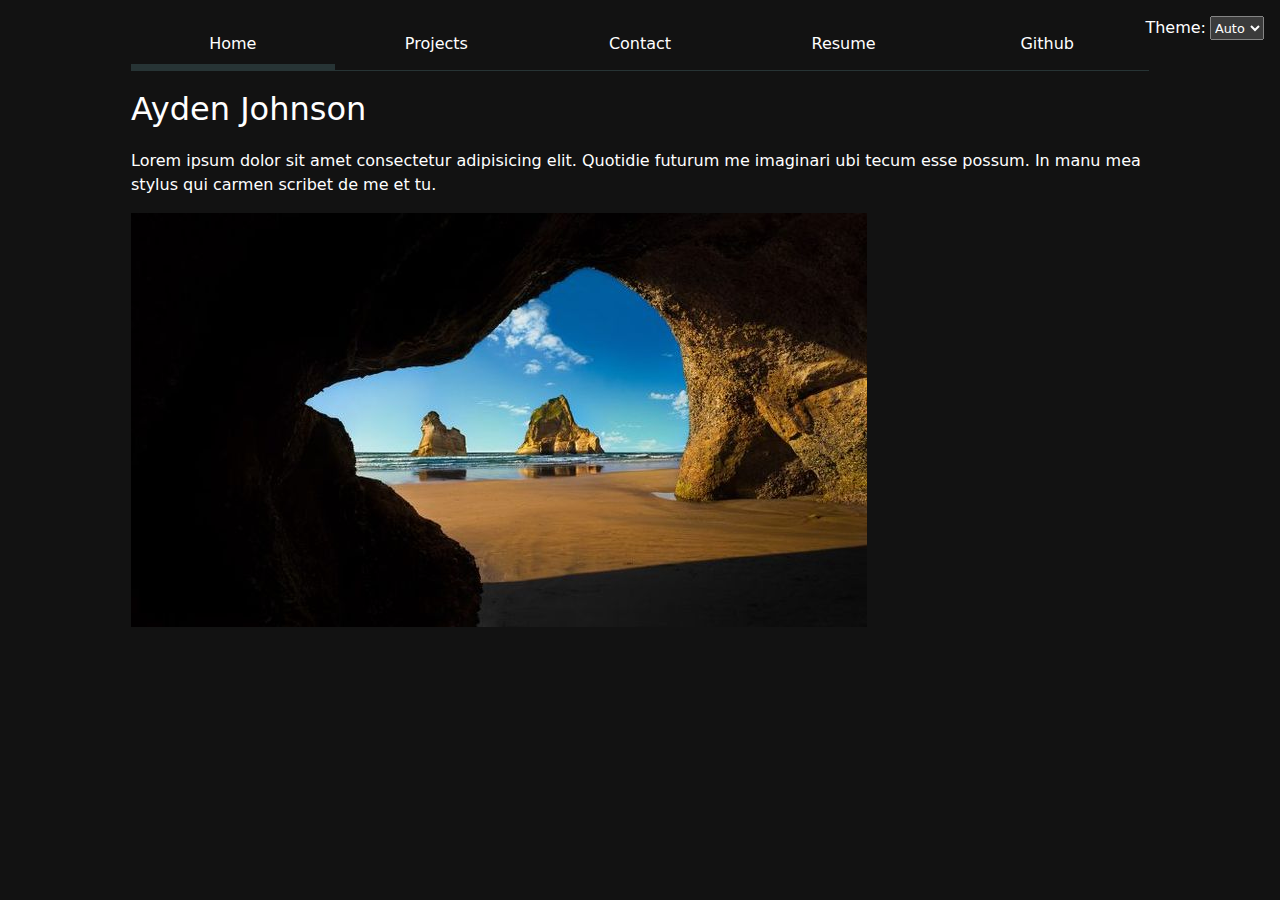
<file: index.html>
<!DOCTYPE html>
<html lang="en" class="home">
<head>
    <meta charset="UTF-8">
    <meta name="viewport" content="width=device-width, initial-scale=1.0">
    <title>Ayden Johnson: Personal site and 6.C35 portfolio</title>
    <link rel="stylesheet" href="style.css">
    <script type="module" src="global.js"></script>
</head>
<body>

    <h1>Ayden Johnson</h1>
    <p>Lorem ipsum dolor sit amet consectetur adipisicing elit. Quotidie futurum me imaginari ubi tecum esse possum. In manu mea stylus qui carmen scribet de me et tu.</p>
    <img src="images/Windows Beach Background.jpg" alt="A rock formation on a beach">
</body>
</html>
</file>
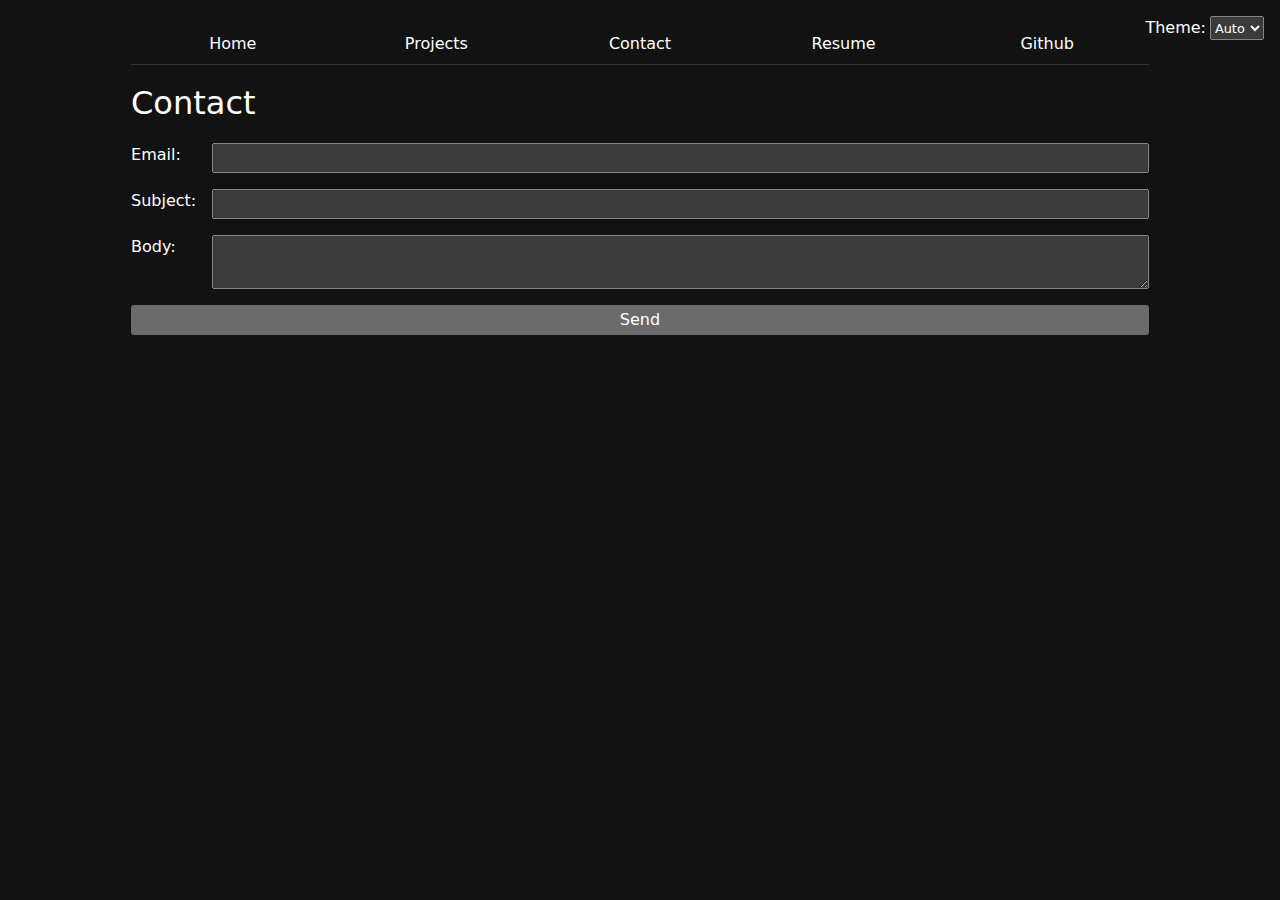
<file: contact/index.html>
<!DOCTYPE html>
<html lang="en">
<head>
    <meta charset="UTF-8">
    <meta name="viewport" content="width=device-width, initial-scale=1.0">
    <title>Contact - Ayden Johnson: Personal site and 6.C35 portfolio</title>
    <link rel="stylesheet" href="../style.css">
    <script type="module" src="../global.js"></script>
</head>
<body>

    <h1>Contact</h1>
    <form action="mailto:bup@mit.edu" method="GET">
        <label>Email:<input name="email" type="email"></label>
        <label>Subject:<input name="subject"></label>
        <label>Body:<textarea name="body"></textarea></label>
        <button>Send</button>
    </form>
</body>
</html>
</file>
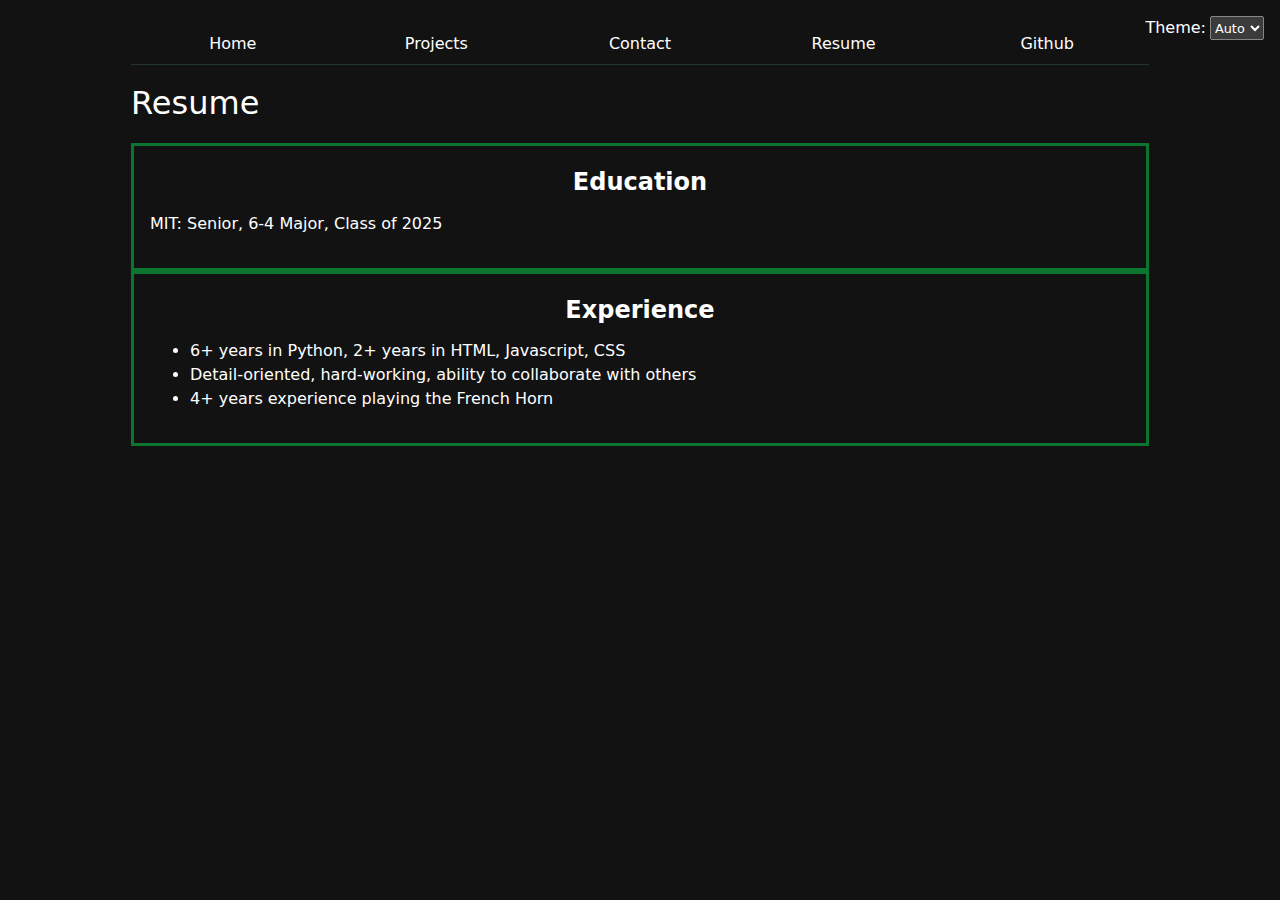
<file: resume/index.html>
<!DOCTYPE html>
<html lang="en">
<head>
    <meta charset="UTF-8">
    <meta name="viewport" content="width=device-width, initial-scale=1.0">
    <title>Resume - Ayden Johnson: Personal site and 6.C35 portfolio</title>
    <link rel="stylesheet" href="../style.css">
    <script type="module" src="../global.js"></script>
</head>
<body>

    <h1>Resume</h1>
    <section>
        <h2>Education</h2>
        <p>MIT: Senior, 6-4 Major, Class of <time datetime="2025-05-30">2025</time></p>
    </section>
    <section>
        <h2>Experience</h2>
        <ul>
            <li>6+ years in Python, 2+ years in HTML, Javascript, CSS</li>
            <li>Detail-oriented, hard-working, ability to collaborate with others</li>
            <li>4+ years experience playing the French Horn</li>
          </ul>
    </section>
</body>
</html>
</file>
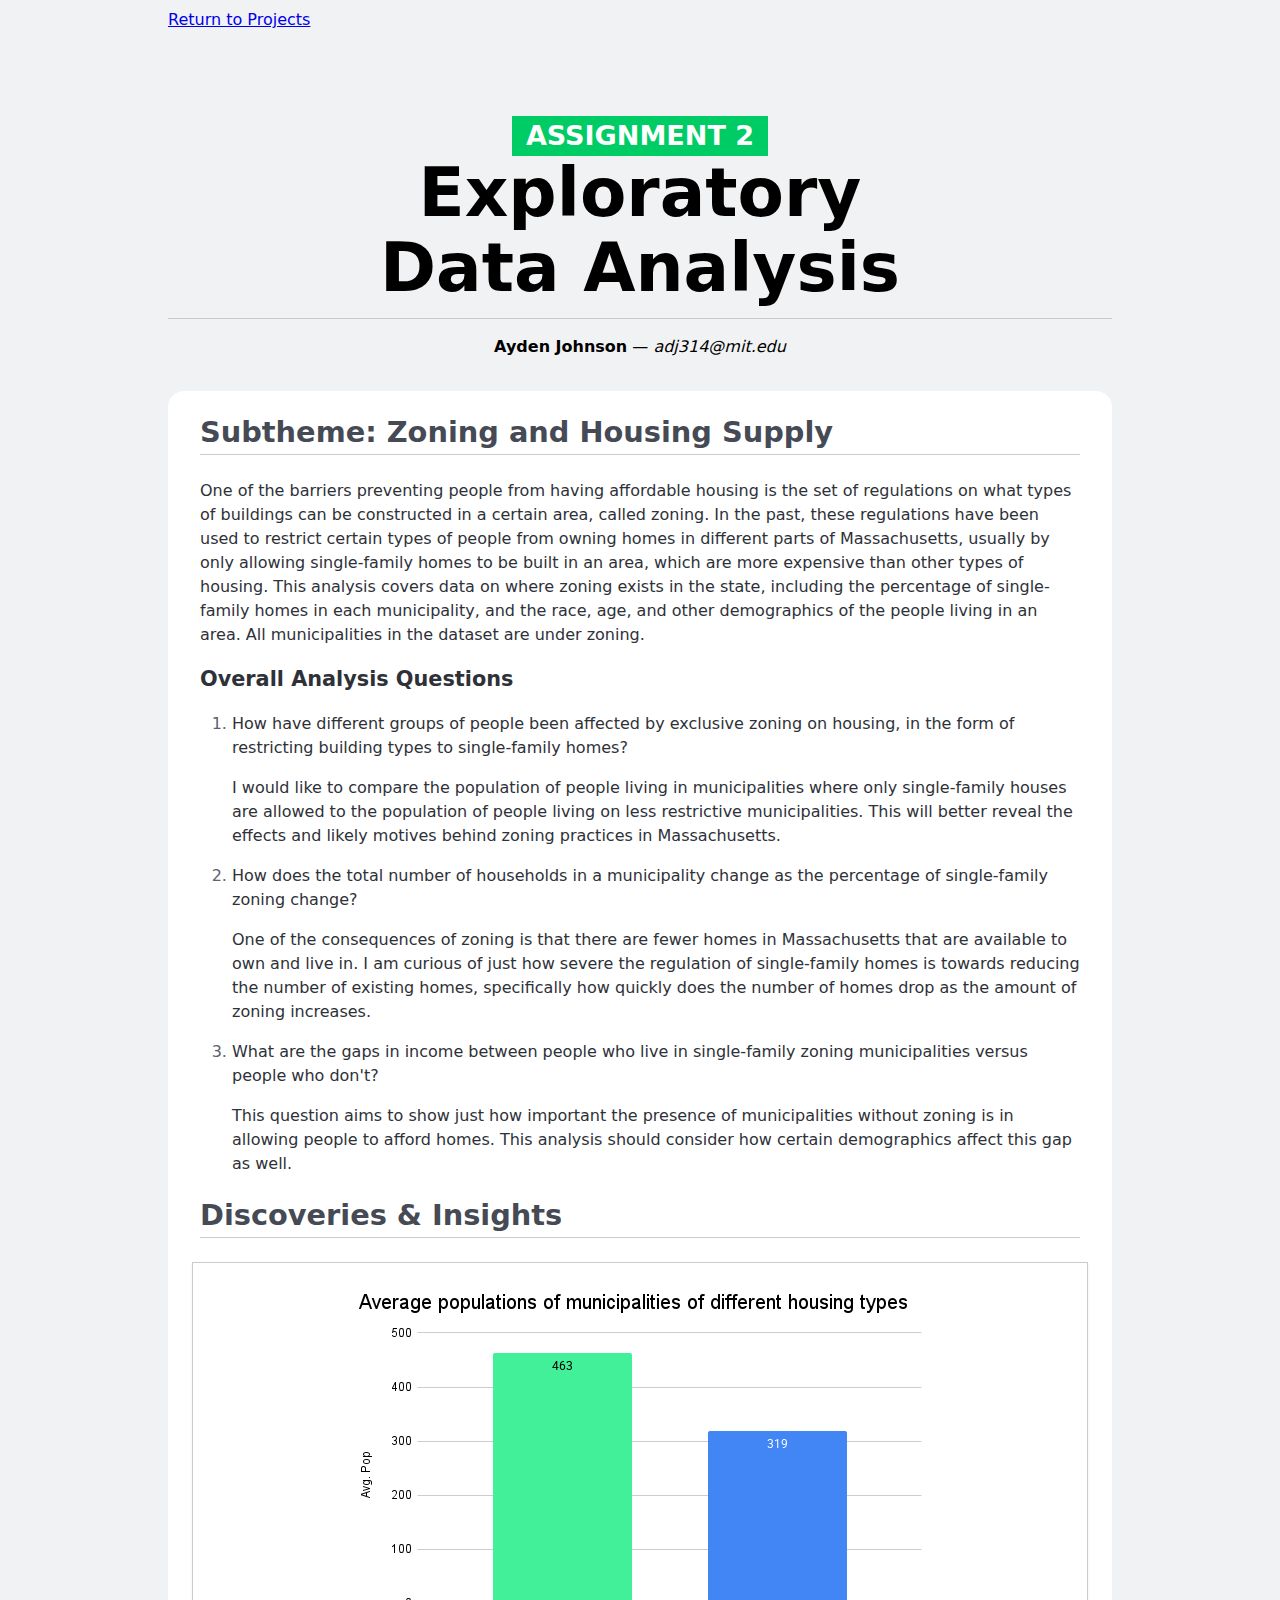
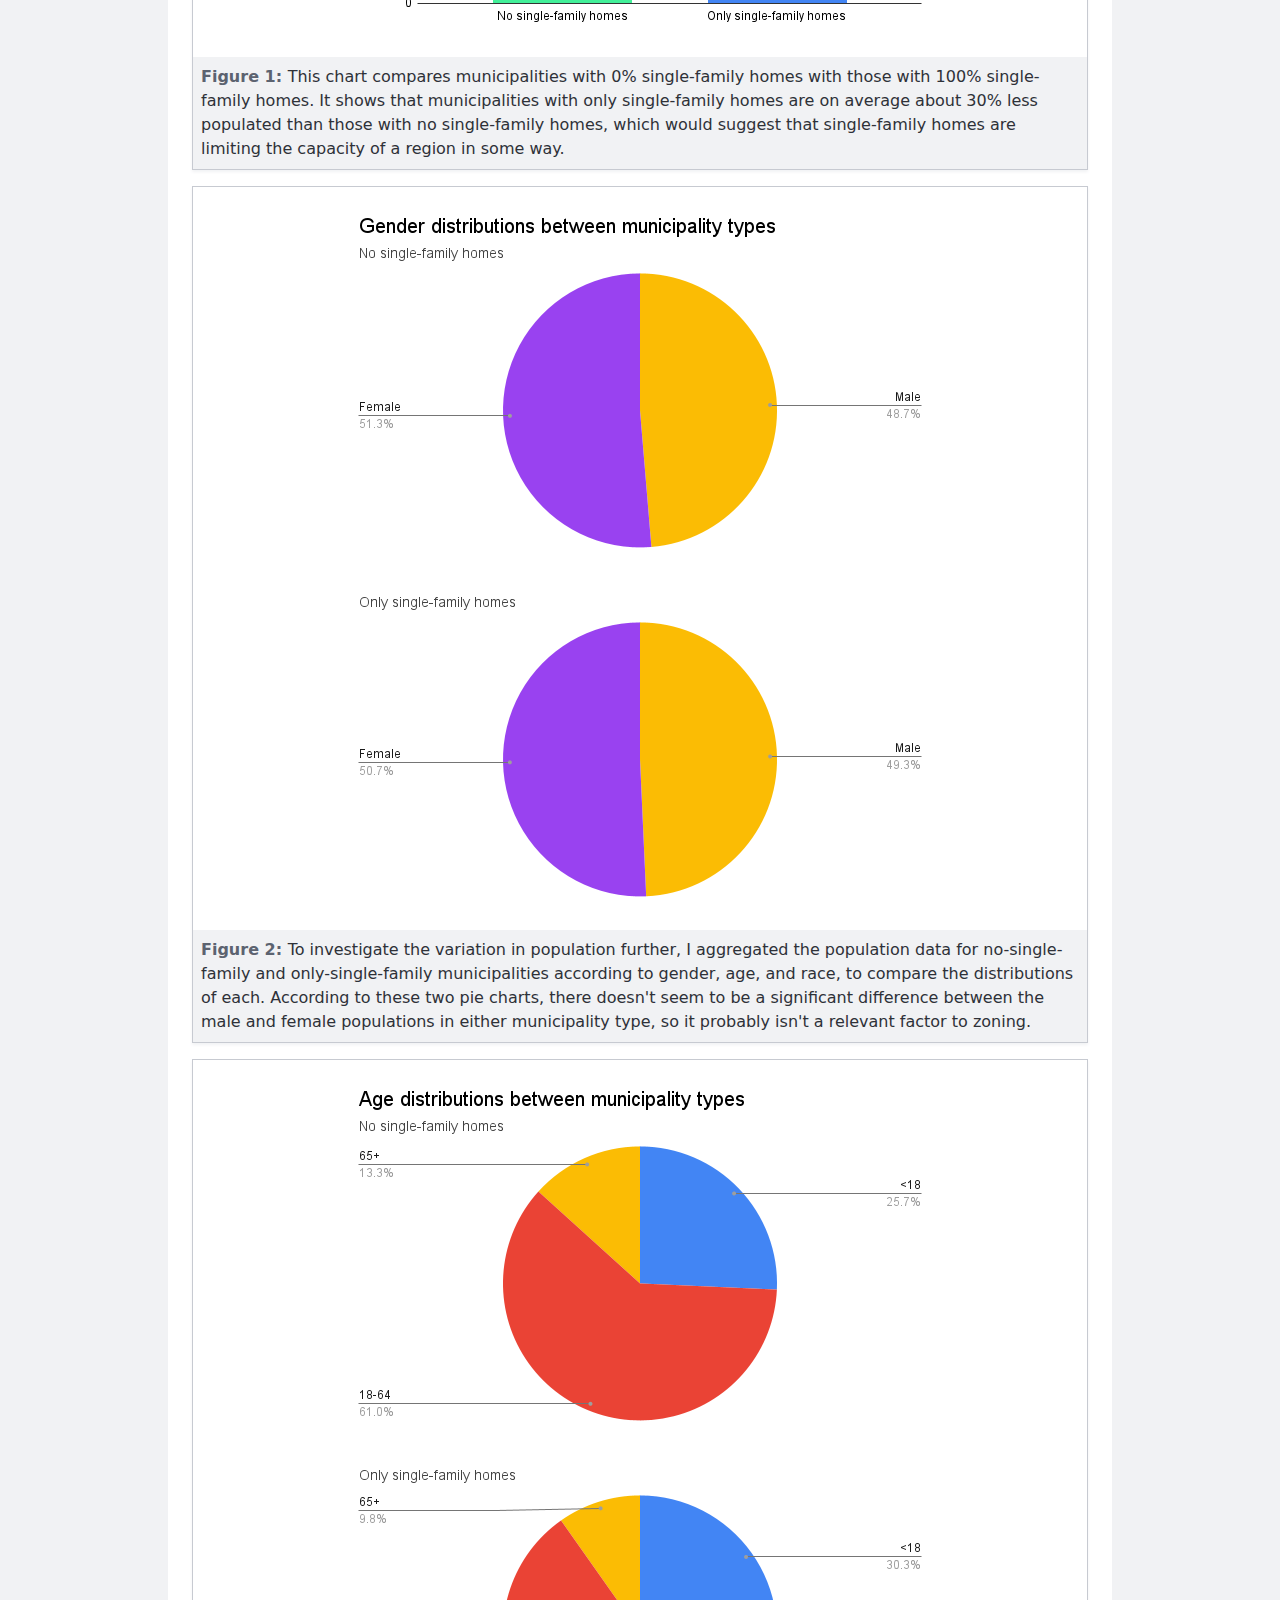
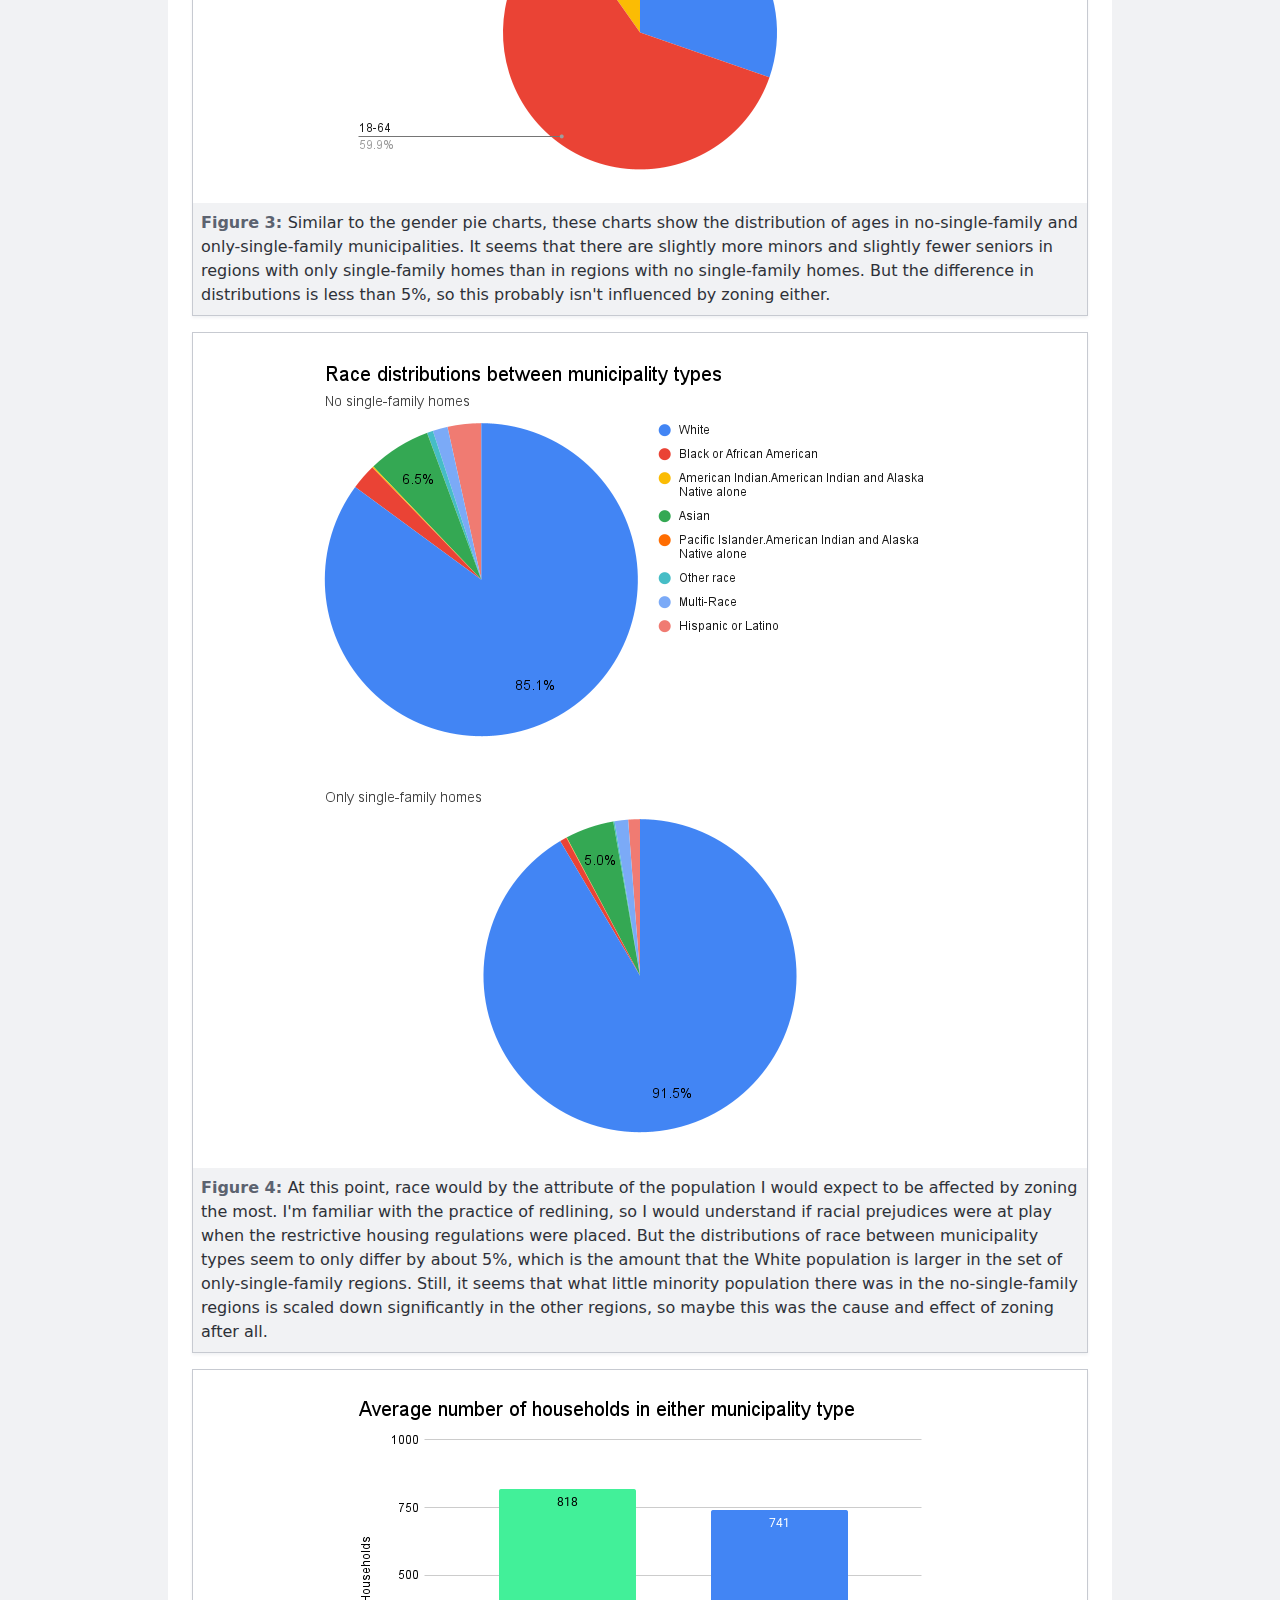
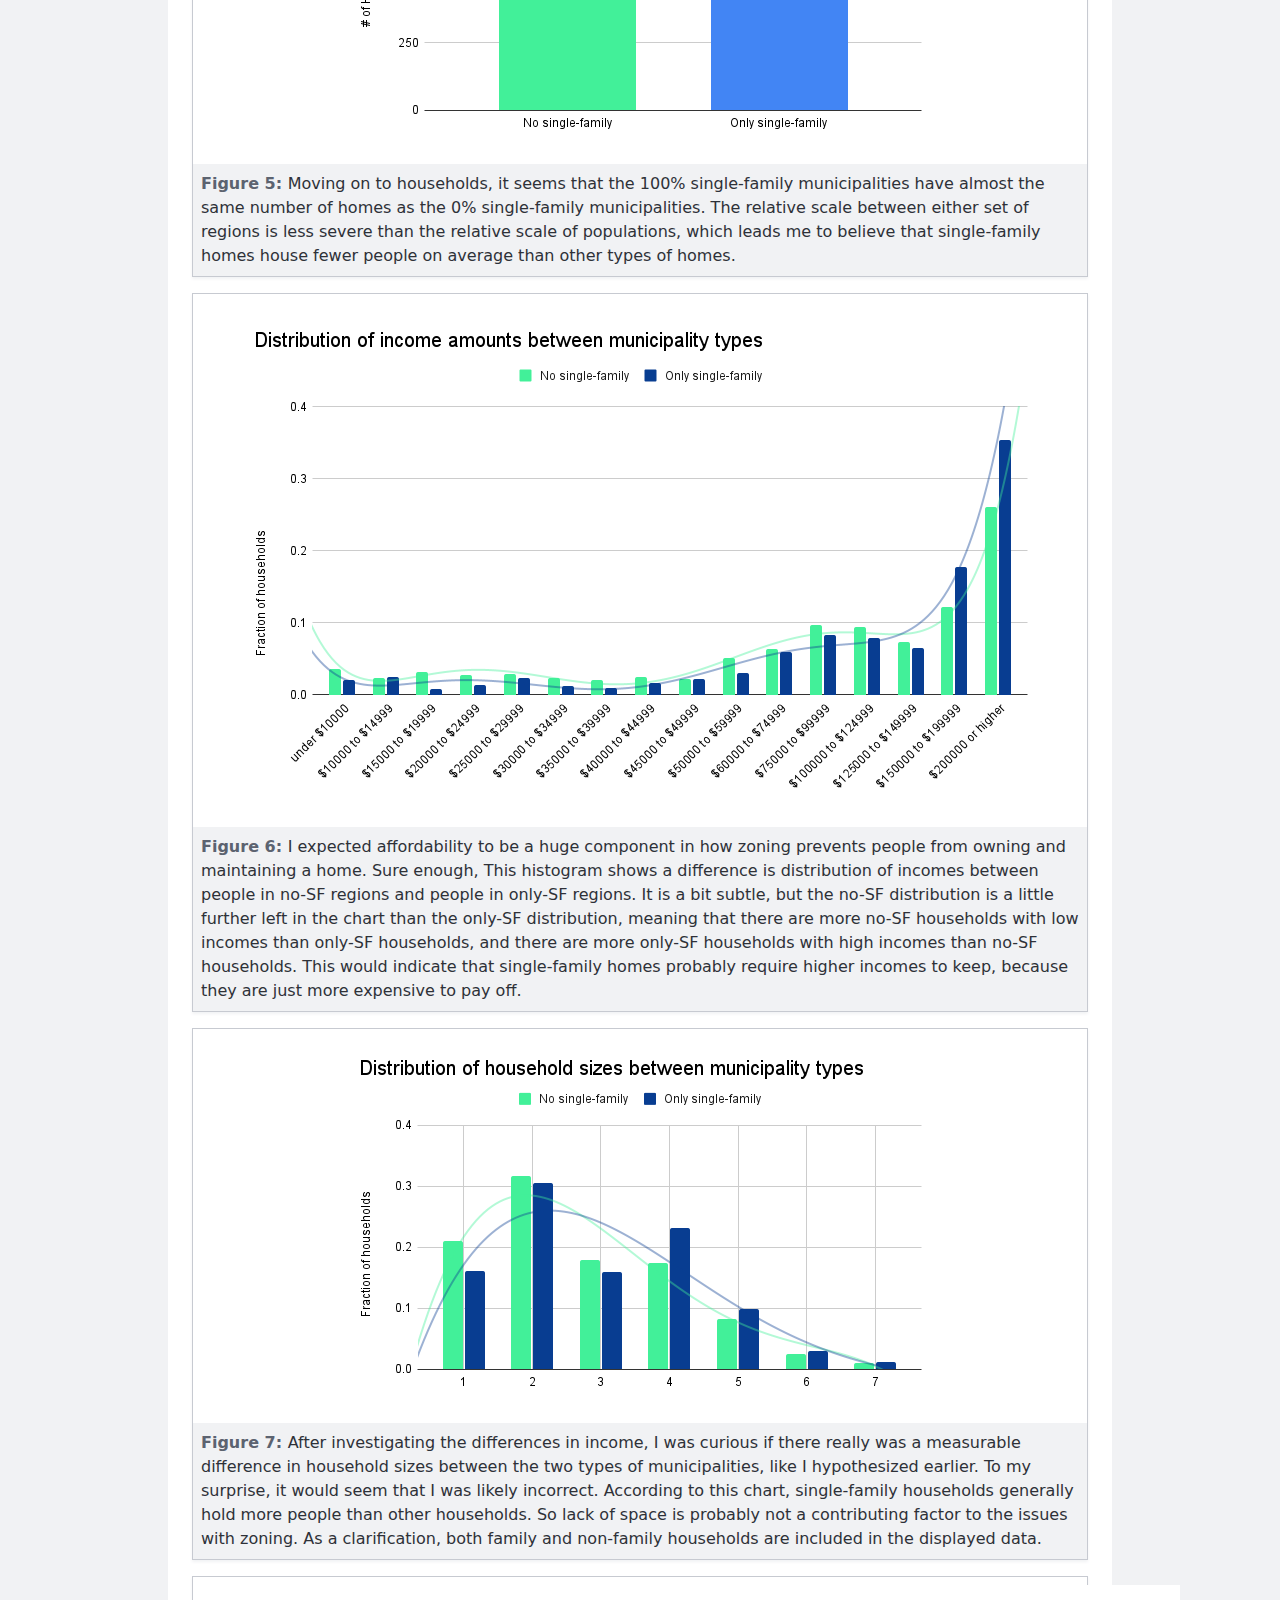
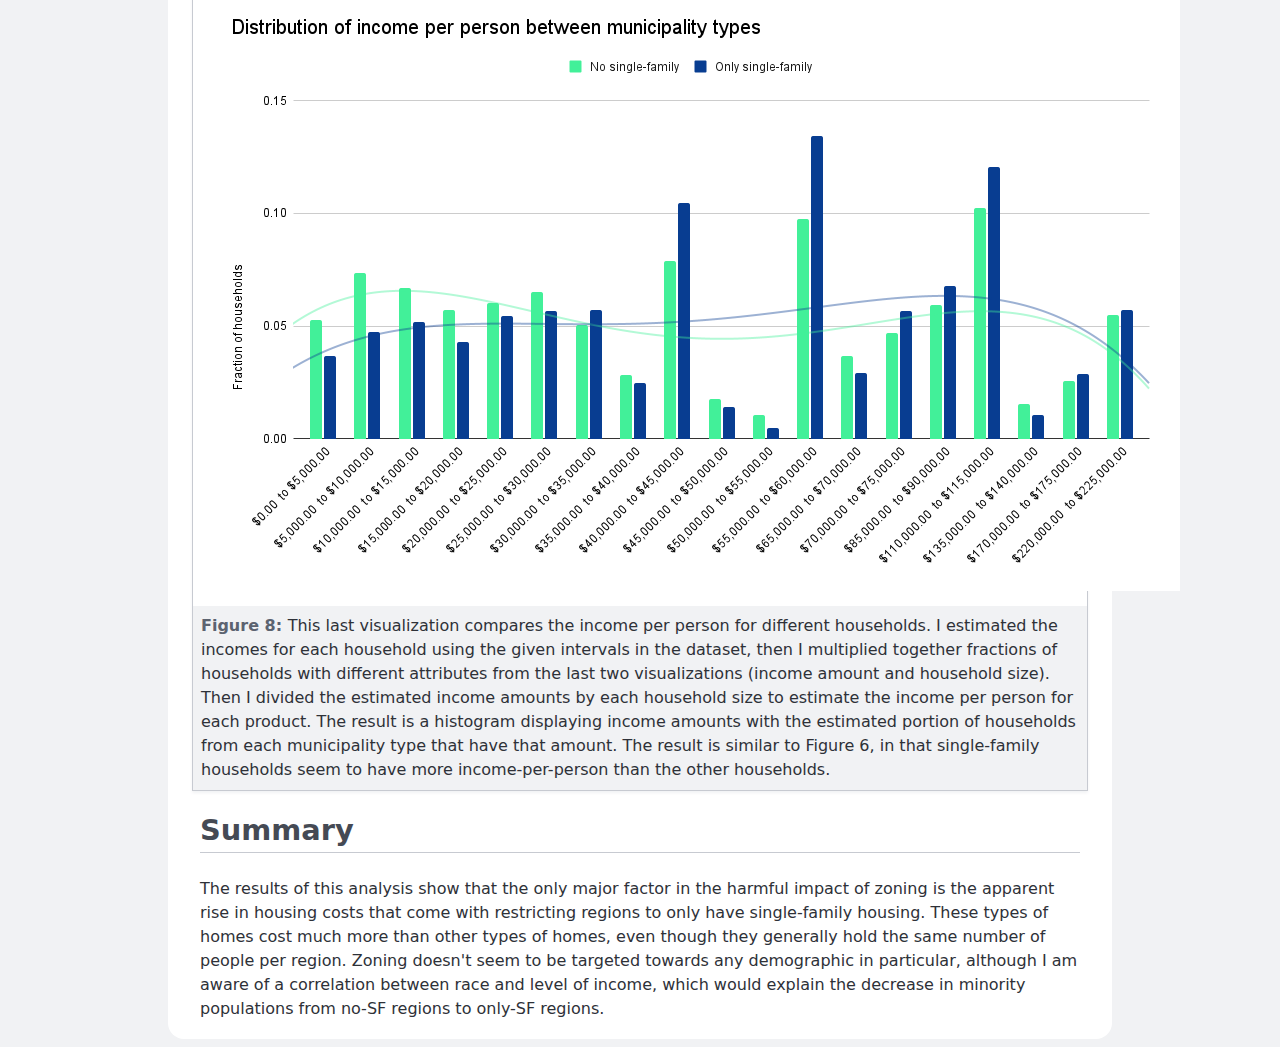
<file: Assignment_2/A2_report.html>
<!DOCTYPE HTML>
<html lang="en">
<head>
	<title>Vis & Society Assignment 2</title>
	<link rel="stylesheet" href="report.css" />
</head>

<body>
	<nav>
        <a href="../projects/">Return to Projects</a>
    </nav>
	<header>
		<h1>
			<small>Assignment 2</small>
			Exploratory Data Analysis
		</h1>

		<p>
			<strong>Ayden Johnson</strong> — <em>adj314@mit.edu</em>
		</p>
	</header>
	<main>
		<section>
			<h2>Subtheme: Zoning and Housing Supply</h2>
			<p>
				One of the barriers preventing people from having affordable housing is the set of regulations on what types of buildings can be
				constructed in a certain area, called zoning. In the past, these regulations have been used to restrict certain types of people
				from owning homes in different parts of Massachusetts, usually by only allowing single-family homes to be built in an area, which
				are more expensive than other types of housing. This analysis covers data on where zoning exists in the state, including the 
				percentage of single-family homes in each municipality, and the race, age, and other demographics of the people living in an area.
				All municipalities in the dataset are under zoning.
			</p>

			<h3>Overall Analysis Questions</h3>
			<ol>
				<li>
					How have different groups of people been affected by exclusive zoning on housing, in the form of restricting building types to
					single-family homes?
					<p>
						I would like to compare the population of people living in municipalities where only single-family houses are allowed to
						the population of people living on less restrictive municipalities. This will better reveal the effects and likely motives
						behind zoning practices in Massachusetts.
					</p>
				</li>
				<li>
					How does the total number of households in a municipality change as the percentage of single-family zoning change?
					<p>
						One of the consequences of zoning is that there are fewer homes in Massachusetts that are available to own and live in. I
						am curious of just how severe the regulation of single-family homes is towards reducing the number of existing homes,
						specifically how quickly does the number of homes drop as the amount of zoning increases.
					</p>
				</li>
				<li>
					What are the gaps in income between people who live in single-family zoning municipalities versus people who don't?
					<p>
						This question aims to show just how important the presence of municipalities without zoning is in allowing people to afford
						homes. This analysis should consider how certain demographics affect this gap as well.
					</p>
				</li>
			</ol>
		</section>

		<section>
			<h2>Discoveries & Insights</h2>
			<figure>
				<img src="images/fig1.png" alt="A bar chart with one bar labeled 'No single-family homes' with a measure of 463 people, and the
				other bar labeled 'Only single-family homes' with a measure of 319 people." />
				<figcaption>
				This chart compares municipalities with 0% single-family homes with those with 100% single-family homes. It shows that
				municipalities with only single-family homes are on average about 30% less populated than those with no single-family homes, which
				would suggest that single-family homes are limiting the capacity of a region in some way.
				</figcaption>
			</figure>

			<figure>
				<img src="images/fig2.png" alt="A pair of pie charts, labeled 'No single-family homes' and 'Only single-family homes', both with
				slices labeled 'Male' and 'Female' that are almost equally sized." />
				<figcaption>
				To investigate the variation in population further, I aggregated the population data for no-single-family and only-single-family
				municipalities according to gender, age, and race, to compare the distributions of each. According to these two pie charts, there
				doesn't seem to be a significant difference between the male and female populations in either municipality type, so it probably
				isn't a relevant factor to zoning.
				</figcaption>
			</figure>

			<figure>
				<img src="images/fig3.png" alt="A pair of pie charts, labeled 'No single-family homes' and 'Only single-family homes', both with
				slices labeled 'under 18', '18-64', and '65+'. The 'Only single-family homes' pie has a slightly larger 'under 18' slice and a
				slightly smaller '65+' slice." />
				<figcaption>
				Similar to the gender pie charts, these charts show the distribution of ages in no-single-family and only-single-family
				municipalities. It seems that there are slightly more minors and slightly fewer seniors in regions with only single-family homes
				than in regions with no single-family homes. But the difference in distributions is less than 5%, so this probably isn't influenced
				by zoning either.
				</figcaption>
			</figure>

			<figure>
				<img src="images/fig4.png" alt="A pair of pie charts, labeled 'No single-family homes' and 'Only single-family homes', both with
				slices labeled with various races. The 'Only single-family homes' pie has a slightly larger 'White' slice." />
				<figcaption>
				At this point, race would by the attribute of the population I would expect to be affected by zoning the most. I'm familiar with
				the practice of redlining, so I would understand if racial prejudices were at play when the restrictive housing regulations were
				placed. But the distributions of race between municipality types seem to only differ by about 5%, which is the amount that the White
				population is larger in the set of only-single-family regions. Still, it seems that what little minority population there was in the
				no-single-family regions is scaled down significantly in the other regions, so maybe this was the cause and effect of zoning
				after all.
				</figcaption>
			</figure>

			<figure>
				<img src="images/fig5.png" alt="A bar chart with one bar labeled 'No single-family' with a measure of 818 people, and the
				other bar labeled 'Only single-family' with a measure of 741 people." />
				<figcaption>
				Moving on to households, it seems that the 100% single-family municipalities have almost the same number of homes as the 0%
				single-family municipalities. The relative scale between either set of regions is less severe than the relative scale of
				populations, which leads me to believe that single-family homes house fewer people on average than other types of homes.
				</figcaption>
			</figure>

			<figure>
				<img src="images/fig6.png" alt="A histogram with two sets of bars labeled 'No single-family' and 'Only single-family', with
				trendlines for both sets. The bars are ordered by intervals of income amounts." />
				<figcaption>
				I expected affordability to be a huge component in how zoning prevents people from owning and maintaining a home. Sure enough, This
				histogram shows a difference is distribution of incomes between people in no-SF regions and people in only-SF regions. It is a bit
				subtle, but the no-SF distribution is a little further left in the chart than the only-SF distribution, meaning that there are more
				no-SF households with low incomes than only-SF households, and there are more only-SF households with high incomes than no-SF
				households. This would indicate that single-family homes probably require higher incomes to keep, because they are just more
				expensive to pay off.
				</figcaption>
			</figure>

			<figure>
				<img src="images/fig7.png" alt="A histogram with two sets of bars labeled 'No single-family' and 'Only single-family', with
				trendlines for both sets. The bars are ordered by household size." />
				<figcaption>
				After investigating the differences in income, I was curious if there really was a measurable difference in household sizes between
				the two types of municipalities, like I hypothesized earlier. To my surprise, it would seem that I was likely incorrect. According
				to this chart, single-family households generally hold more people than other households. So lack of space is probably not a
				contributing factor to the issues with zoning. As a clarification, both family and non-family households are included in the
				displayed data.
				</figcaption>
			</figure>

			<figure>
				<img src="images/fig8.png" alt="A histogram with two sets of bars labeled 'No single-family' and 'Only single-family', with
				trendlines for both sets. The bars are ordered by income per person." />
				<figcaption>
				This last visualization compares the income per person for different households. I estimated the incomes for each household using
				the given intervals in the dataset, then I multiplied together fractions of households with different attributes from the last two
				visualizations (income amount and household size). Then I divided the estimated income amounts by each household size to estimate
				the income per person for each product. The result is a histogram displaying income amounts with the estimated portion of
				households from each municipality type that have that amount. The result is similar to Figure 6, in that single-family households
				seem to have more income-per-person than the other households.
				</figcaption>
			</figure>

		</section>

		<section>
			<h2>Summary</h2>

			<p>
				The results of this analysis show that the only major factor in the harmful impact of zoning is the apparent rise in housing costs
				that come with restricting regions to only have single-family housing. These types of homes cost much more than other types of
				homes, even though they generally hold the same number of people per region. Zoning doesn't seem to be targeted towards any
				demographic in particular, although I am aware of a correlation between race and level of income, which would explain the decrease
				in minority populations from no-SF regions to only-SF regions.
			</p>
		</section>
	</main>
</body>
</html>
</file>
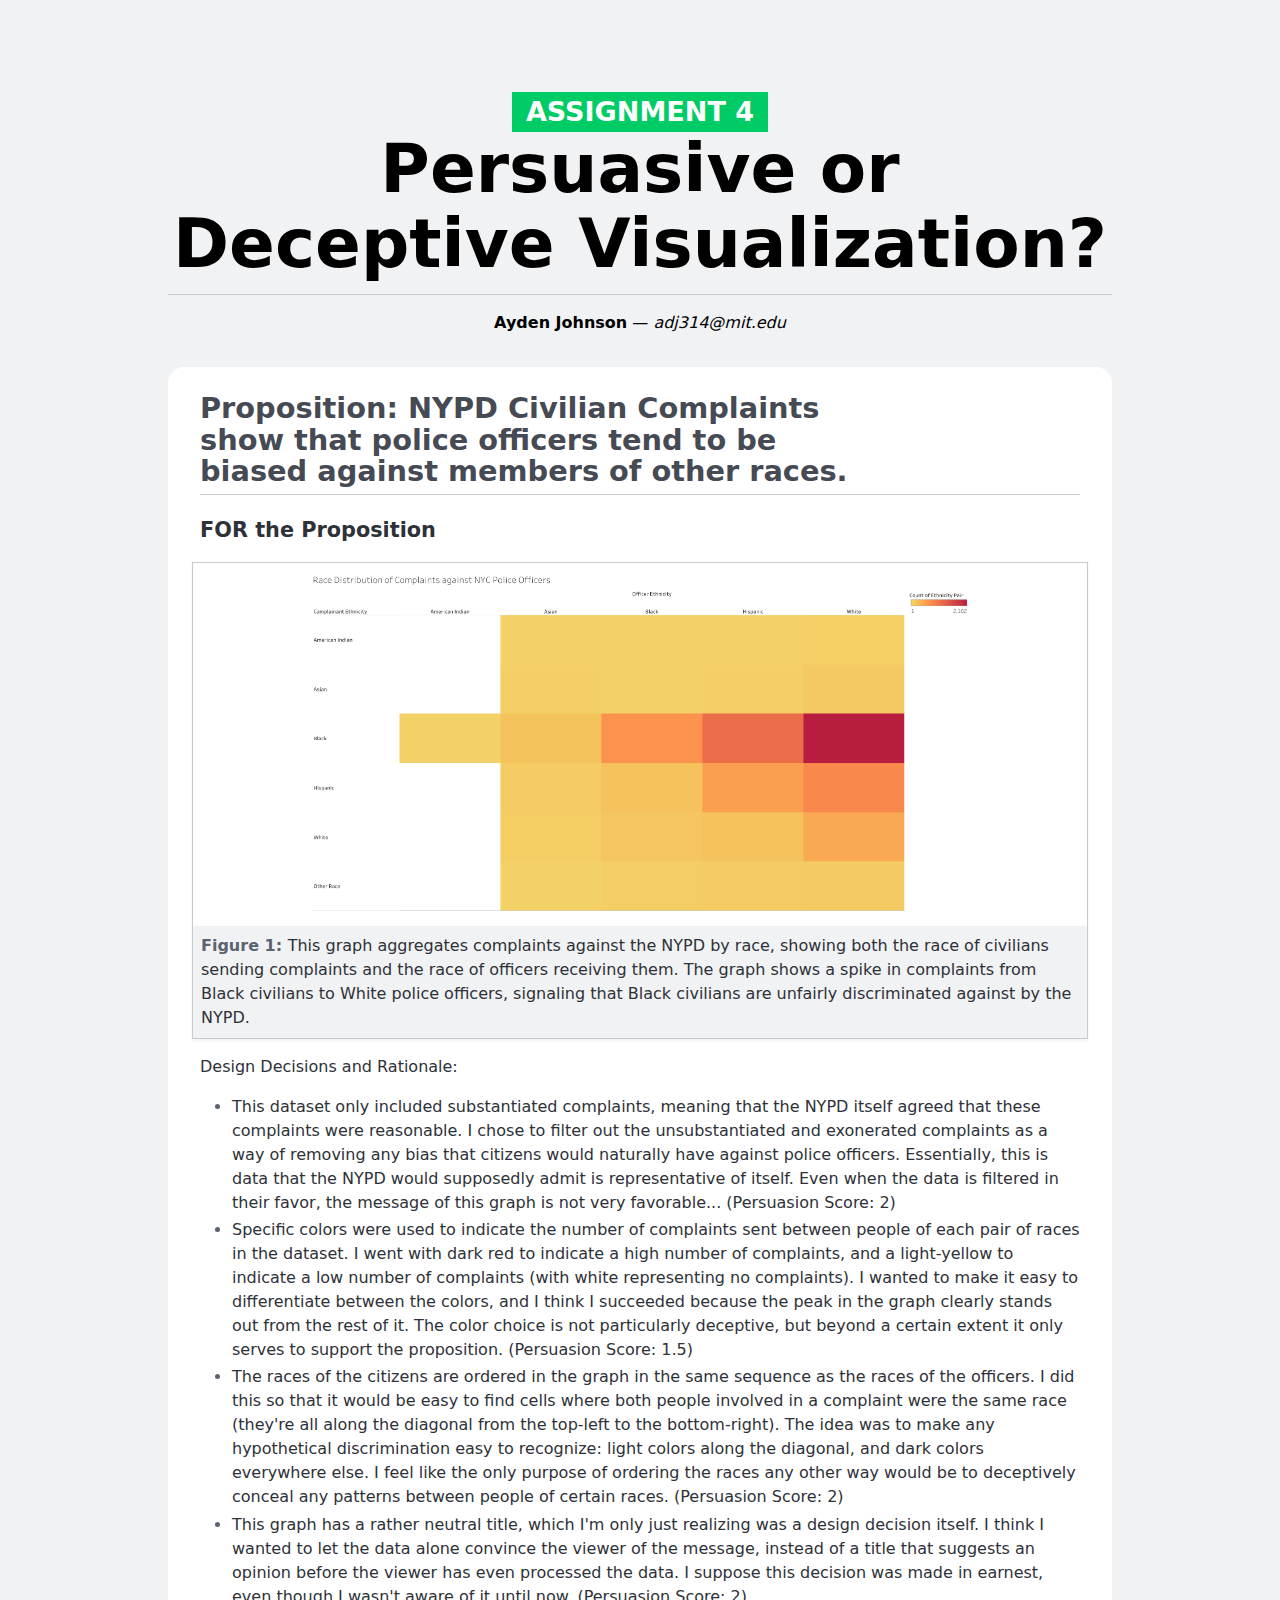
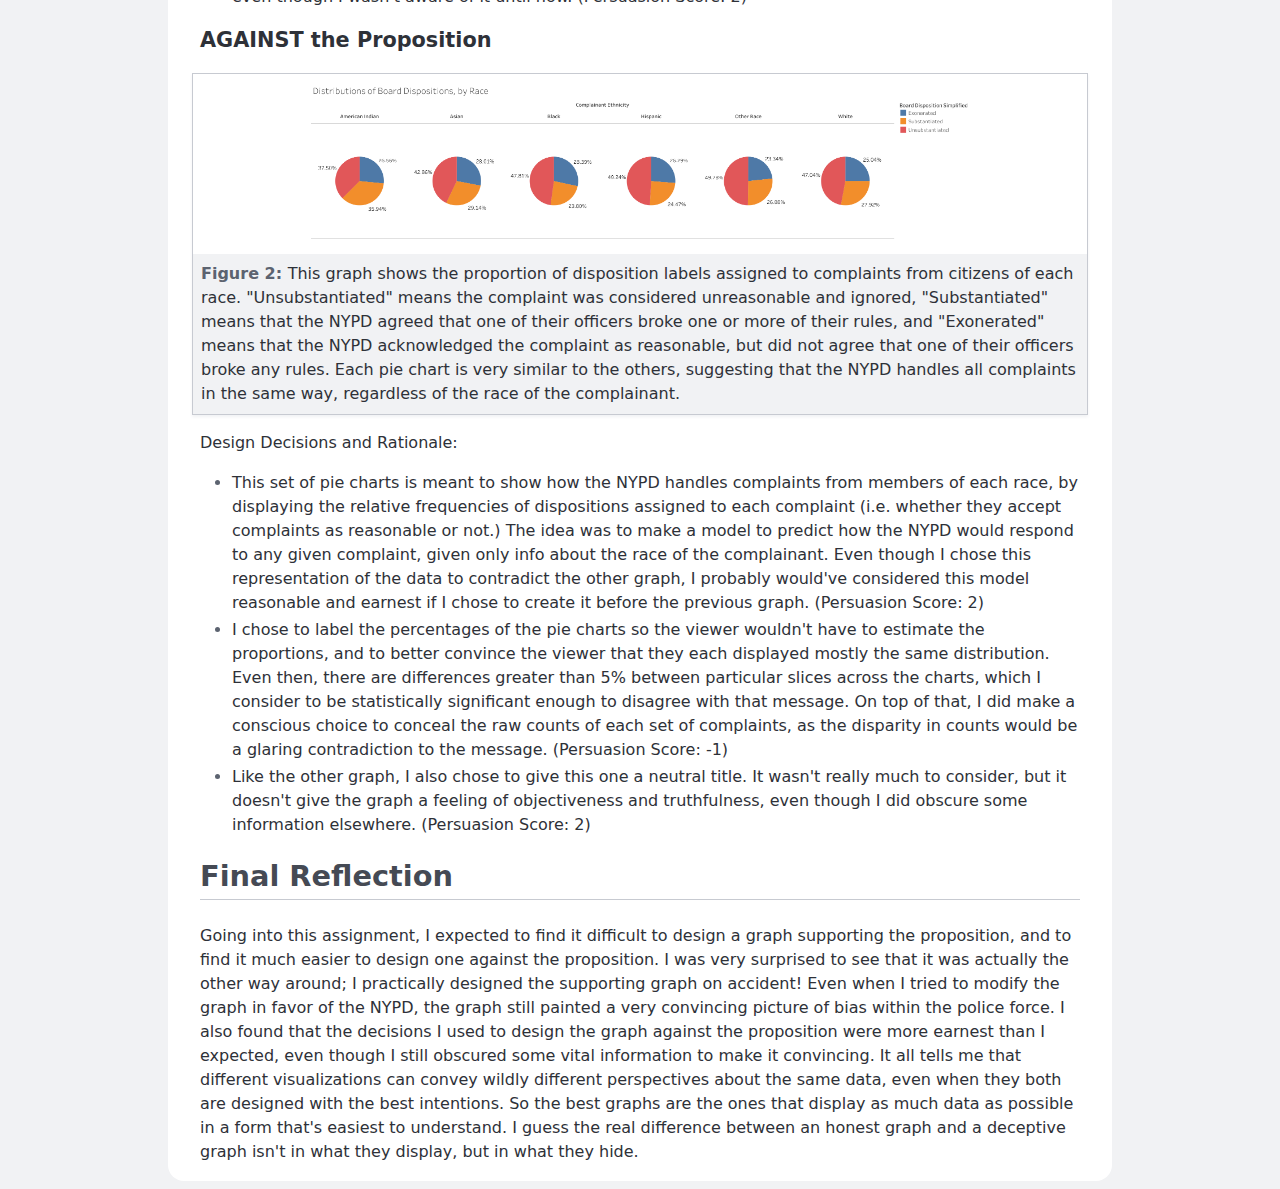
<file: Assignment_4/A4_report.html>
<!DOCTYPE HTML>
<html lang="en">
<head>
	<title>Vis & Society Assignment 3</title>
	<link rel="stylesheet" href="report.css" />
</head>

<body>
	<header>
		<h1>
			<small>Assignment 4</small>
			Persuasive or Deceptive Visualization?
		</h1>

		<p>
			<strong>Ayden Johnson</strong> — <em>adj314@mit.edu</em>
		</p>
	</header>

	<main>
    <h2>Proposition: NYPD Civilian Complaints show that police officers tend to be biased against members of other races.</h2>

		<section>
      <h3>FOR the Proposition</h3>

      <figure>
				<img src="images/Race Distribution of Complaints against NYC Police Officers.png" alt="" />
				<figcaption>
					This graph aggregates complaints against the NYPD by race, showing both the race of civilians sending complaints and the race
					of officers receiving them. The graph shows a spike in complaints from Black civilians to White police officers, signaling that
					Black civilians are unfairly discriminated against by the NYPD.
				</figcaption>
			</figure>

			<p>
				Design Decisions and Rationale:
			</p>

			<ul>
				<li>This dataset only included substantiated complaints, meaning that the NYPD itself agreed that these complaints were reasonable.
					I chose to filter out the unsubstantiated and exonerated complaints as a way of removing any bias that citizens would naturally
					have against police officers. Essentially, this is data that the NYPD would supposedly admit is representative of itself. Even
					when the data is filtered in their favor, the message of this graph is not very favorable... (Persuasion Score: 2)</li>
				<li>Specific colors were used to indicate the number of complaints sent between people of each pair of races in the dataset. I went
					with dark red to indicate a high number of complaints, and a light-yellow to indicate a low number of complaints (with white
					representing no complaints). I wanted to make it easy to differentiate between the colors, and I think I succeeded because the
					peak in the graph clearly stands out from the rest of it. The color choice is not particularly deceptive, but beyond a certain
					extent it only serves to support the proposition. (Persuasion Score: 1.5)</li>
				<li>The races of the citizens are ordered in the graph in the same sequence as the races of the officers. I did this so that it
					would be easy to find cells where both people involved in a complaint were the same race (they're all along the diagonal from
					the top-left to the bottom-right). The idea was to make any hypothetical discrimination easy to recognize: light colors along
					the diagonal, and dark colors everywhere else. I feel like the only purpose of ordering the races any other way would be to
					deceptively conceal any patterns between people of certain races. (Persuasion Score: 2)</li>
				<li>This graph has a rather neutral title, which I'm only just realizing was a design decision itself. I think I wanted to let the
					data alone convince the viewer of the message, instead of a title that suggests an opinion before the viewer has even processed
					the data. I suppose this decision was made in earnest, even though I wasn't aware of it until now. (Persuasion Score: 2)</li>
			</ul>
    </section>

    <section>
      <h3>AGAINST the Proposition</h3>

      <figure>
				<img src="images/Distributions of Board Dispositions, by Race.png" alt="" />
				<figcaption>
					This graph shows the proportion of disposition labels assigned to complaints from citizens of each race. "Unsubstantiated"
					means the complaint was considered unreasonable and ignored, "Substantiated" means that the NYPD agreed that one of their
					officers broke one or more of their rules, and "Exonerated" means that the NYPD acknowledged the complaint as reasonable, but
					did not agree that one of their officers broke any rules. Each pie chart is very similar to the others, suggesting that the
					NYPD handles all complaints in the same way, regardless of the race of the complainant.
				</figcaption>
			</figure>

			<p>
				Design Decisions and Rationale:
			</p>

			<ul>
				<li>This set of pie charts is meant to show how the NYPD handles complaints from members of each race, by displaying the relative
					frequencies of dispositions assigned to each complaint (i.e. whether they accept complaints as reasonable or not.) The idea was
					to make a model to predict how the NYPD would respond to any given complaint, given only info about the race of the
					complainant. Even though I chose this representation of the data to contradict the other graph, I probably would've considered
					this model reasonable and earnest if I chose to create it before the previous graph. (Persuasion Score: 2)</li>
				<li>I chose to label the percentages of the pie charts so the viewer wouldn't have to estimate the proportions, and to better
					convince the viewer that they each displayed mostly the same distribution. Even then, there are differences greater than 5%
					between particular slices across the charts, which I consider to be statistically significant enough to disagree with that
					message. On top of that, I did make a conscious choice to conceal the raw counts of each set of complaints, as the disparity
					in counts would be a glaring contradiction to the message. (Persuasion Score: -1)</li>
				<li>Like the other graph, I also chose to give this one a neutral title. It wasn't really much to consider, but it doesn't give the
					graph a feeling of objectiveness and truthfulness, even though I did obscure some information elsewhere. (Persuasion Score: 2)</li>
			</ul>
    </section>

    <section>
      <h2>Final Reflection</h2>

      <p>Going into this assignment, I expected to find it difficult to design a graph supporting the proposition, and to find it much easier to
		design one against the proposition. I was very surprised to see that it was actually the other way around; I practically designed the
		supporting graph on accident! Even when I tried to modify the graph in favor of the NYPD, the graph still painted a very convincing
		picture of bias within the police force. I also found that the decisions I used to design the graph against the proposition were more
		earnest than I expected, even though I still obscured some vital information to make it convincing. It all tells me that different
		visualizations can convey wildly different perspectives about the same data, even when they both are designed with the best intentions. So
		the best graphs are the ones that display as much data as possible in a form that's easiest to understand. I guess the real difference
		between an honest graph and a deceptive graph isn't in what they display, but in what they hide.</p>
    </section>
	</main>
</body>
</html>
</file>
<file: style.css>
body {
    /* Set line height to 1.5 times the font size
       and use the OS’s UI font as the website font
     */
    font: 100%/1.5 system-ui;
    max-width: 100ch;
    margin-inline: auto;
    padding: 16px;
   }

nav {
  display: flex;
  margin-bottom: 8px;
  --border-color: oklch(50% 10% 200 / 40%);
  border-bottom: 1px solid var(--border-color);
}

a {
  flex: 1;
  text-decoration: none;
  color: inherit;
  text-align: center;
  padding: 0.5em;
}

.current {
  border-bottom: 0.4em solid var(--border-color);
}

.projectlink {
  display: grid;
  grid-template-rows: subgrid;
  grid-row: span 3;
  padding: 0em;
}

html {
  --color-accent: oklch(87.51% 0.30444 151.1848 / 40%);
  color-scheme: dark;
}

a:hover {
  border-bottom: 0.4em solid var(--color-accent);
  background-color: color-mix(in oklch, var(--color-accent), canvas 85%);
}

form {
  display:grid;
  grid-template-columns: auto 1fr;
  gap: 1em;
}

input {
  font: inherit;
}

textarea {
  font: inherit;
}

button {
  font: inherit;
  grid-column: 1 / -1;
}

select {
  font-family: inherit;
  font-size: 80%;
}

label {
  display: grid;
  grid-template-columns: subgrid;
  grid-column: 1 / -1;
}

img {
  max-width: 100%;
}

.projects {
  display: grid;
  grid-template-columns: repeat(auto-fill, minmax(15em, 1fr));
}

article {
  display: grid;
  grid-template-rows: subgrid;
  grid-row: span 3;
  padding: 0.5em;
}

h1 {
  font: 200%/1.5 system-ui;
  line-height: 1.1;
  text-wrap: balance;
}

h2 {
  margin: 0.3em;
  line-height: 1.1;
  text-wrap: balance;
  text-align: center;
}

h3 {
  margin: 0;
  line-height: 1.1;
  text-wrap: balance;
}

h4 {
  margin: 0;
  line-height: 1.1;
  text-wrap: balance;
}

h5 {
  margin: 0;
  line-height: 1.1;
  text-wrap: balance;
}

h6 {
  margin: 0;
  line-height: 1.1;
  text-wrap: balance;
}

section {
  padding: 16px;
  border-style: solid;
  border-color: var(--color-accent);
}

.color-scheme {
  position: absolute;
  top: 1rem;
  right: 1rem;
  display: inline-flex;
  gap: 4px;
}
</file>
<file: Assignment_2/report.css>
/* @import url("https://cdnjs.cloudflare.com/ajax/libs/github-markdown-css/5.5.1/github-markdown.css"); */

:root {
	--color-neutral-95: hsl(220 10% 95%);
	--color-neutral-90: hsl(220 10% 90%);
	--color-neutral-80: hsl(220 10% 80%);
	--color-neutral-70: hsl(220 10% 70%);
	--color-neutral-60: hsl(220 10% 60%);
	--color-neutral-50: hsl(220 10% 50%);
	--color-neutral-40: hsl(220 10% 40%);
	--color-neutral-30: hsl(220 10% 30%);
	--color-neutral-20: hsl(220 10% 20%);
	--color-neutral-10: hsl(220 10% 10%);
	--color-accent-40: hsl(150, 100%, 40%);
}

html {
	font: 100%/1.5 system-ui;
	counter-reset: figure;
	background: var(--color-neutral-95);
	max-width: min(75vw, 80em);
	margin: 0 auto;
}

/* Headings */

h1, h2, h3, h4, h5, h6 {
	line-height: 1.1;
	font-weight: 600;
	text-wrap: balance;
}

h1, h2 {
	border-bottom: 1px solid var(--color-neutral-80);
	padding-bottom: .2em;
}

h1 {
	margin-block: 1em .5rem;
	font-size: clamp(2.5em, 150% + 2vh + 2vw, 10vmin);
	font-weight: 800;

	small {
		display: block;
		width: fit-content;
		padding: .2em .5em;
		margin-inline: auto;
		color: white;
		background: var(--color-accent-40);
		font-size: 40%;
		text-transform: uppercase;
		white-space: nowrap;
	}
}

h2 {
	font-size: 180%;
	color: var(--color-neutral-30);
}

h3 {
	font-size: 130%;
}

/* Lists */

ul, ol {
	padding-inline-start: 2em;
}

li {
	&::marker {
		color: var(--color-neutral-40);
	}

	+ li {
		margin-top: .2em;
	};
}

/* Sectioning elements */

header {
	padding-block: 1em;
	text-align: center;
}

main {
	background: white;
	color: var(--color-neutral-20);
	border-radius: 1rem;
	padding: 0.1rem 2rem;
}

/* Figures */

figure {
	margin: 1em 0;
	padding: .5rem;
	margin-inline: -.5em;
	border: 1px solid var(--color-neutral-80);
	box-shadow: 0 .1em .2em var(--color-neutral-95);
	text-align: center;
	background: white;

	> figcaption {
		font: 500 75% var(--font-sans);
		background: var(--color-neutral-95);
		padding: .5rem;
		margin: -.5rem;
		margin-top: .5rem;
		counter-increment: figure;
		text-align: left;

		&::before {
			content: "Figure " counter(figure) ": ";
			font-weight: bold;
			color: var(--color-neutral-40);
		}

		a:not(:hover, :focus, :active) {
			color: inherit;
			text-decoration: underline;
			text-decoration-color: color-mix(in lab, currentColor, transparent 70%);
		}
	}
}
</file>
<file: Assignment_4/report.css>
/* @import url("https://cdnjs.cloudflare.com/ajax/libs/github-markdown-css/5.5.1/github-markdown.css"); */

:root {
	--color-neutral-95: hsl(220 10% 95%);
	--color-neutral-90: hsl(220 10% 90%);
	--color-neutral-80: hsl(220 10% 80%);
	--color-neutral-70: hsl(220 10% 70%);
	--color-neutral-60: hsl(220 10% 60%);
	--color-neutral-50: hsl(220 10% 50%);
	--color-neutral-40: hsl(220 10% 40%);
	--color-neutral-30: hsl(220 10% 30%);
	--color-neutral-20: hsl(220 10% 20%);
	--color-neutral-10: hsl(220 10% 10%);
	--color-accent-40: hsl(150, 100%, 40%);
}

html {
	font: 100%/1.5 system-ui;
	counter-reset: figure;
	background: var(--color-neutral-95);
	max-width: min(75vw, 80em);
	margin: 0 auto;
}

/* Headings */

h1, h2, h3, h4, h5, h6 {
	line-height: 1.1;
	font-weight: 600;
	text-wrap: balance;
}

h1, h2 {
	border-bottom: 1px solid var(--color-neutral-80);
	padding-bottom: .2em;
}

h1 {
	margin-block: 1em .5rem;
	font-size: clamp(2.5em, 150% + 2vh + 2vw, 10vmin);
	font-weight: 800;

	small {
		display: block;
		width: fit-content;
		padding: .2em .5em;
		margin-inline: auto;
		color: white;
		background: var(--color-accent-40);
		font-size: 40%;
		text-transform: uppercase;
		white-space: nowrap;
	}
}

h2 {
	font-size: 180%;
	color: var(--color-neutral-30);
}

h3 {
	font-size: 130%;
}

/* Lists */

ul, ol {
	padding-inline-start: 2em;
}

li {
	&::marker {
		color: var(--color-neutral-40);
	}

	+ li {
		margin-top: .2em;
	};
}

/* Sectioning elements */

header {
	padding-block: 1em;
	text-align: center;
}

main {
	background: white;
	color: var(--color-neutral-20);
	border-radius: 1rem;
	padding: 0.1rem 2rem;
}

/* Figures */

figure {
	margin: 1em 0;
	padding: .5rem;
	margin-inline: -.5em;
	border: 1px solid var(--color-neutral-80);
	box-shadow: 0 .1em .2em var(--color-neutral-95);
	text-align: center;
	background: white;

	> figcaption {
		font: 500 75% var(--font-sans);
		background: var(--color-neutral-95);
		padding: .5rem;
		margin: -.5rem;
		margin-top: .5rem;
		counter-increment: figure;
		text-align: left;

		&::before {
			content: "Figure " counter(figure) ": ";
			font-weight: bold;
			color: var(--color-neutral-40);
		}

		a:not(:hover, :focus, :active) {
			color: inherit;
			text-decoration: underline;
			text-decoration-color: color-mix(in lab, currentColor, transparent 70%);
		}
	}
}

img {
	max-width: 75%;
}
</file>
